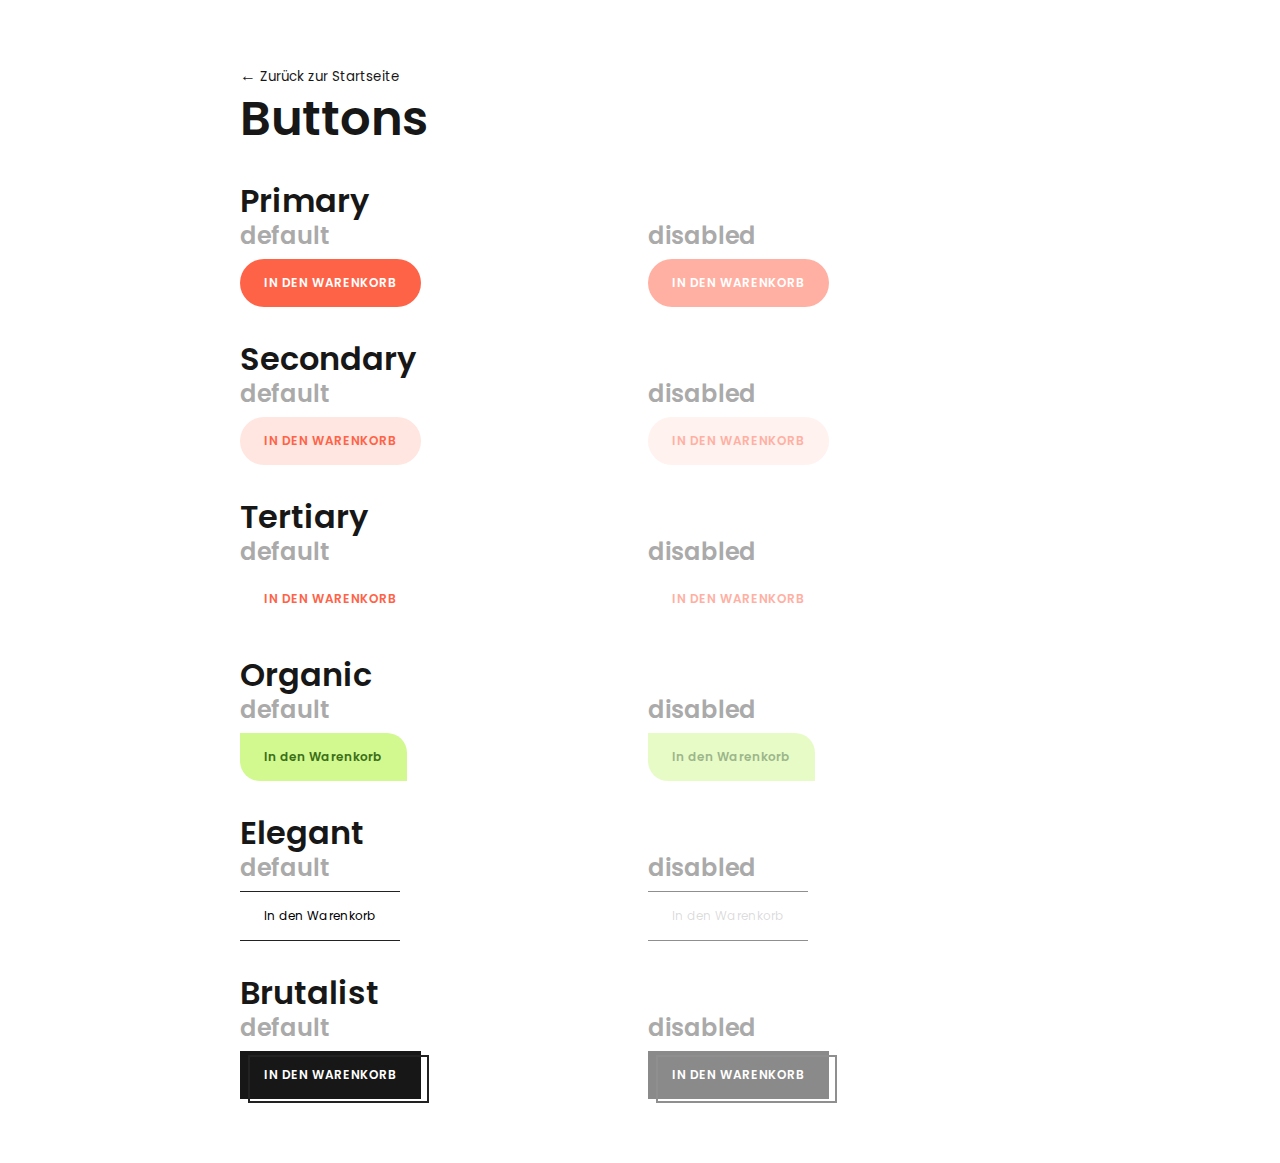
<file: buttons.html>
<!DOCTYPE html>
<html lang="en">
  <head>
    <meta charset="UTF-8" />
    <meta name="viewport" content="width=device-width, initial-scale=1.0" />
    <meta http-equiv="X-UA-Compatible" content="ie=edge" />
    <title>HTML buttons</title>
    <link rel="stylesheet" href="index.css" />
  </head>
  <body class="button-demo">
    <a href="index.html">← <small>Zurück zur Startseite</small></a>
    <h1>Buttons</h1>
    <section>
      <h2>Primary</h2>
      <div class="btn-grid">
        <div class="btn-col">
          <h3>default</h3>
          <button class="btn btn--plain btn--primary">In den Warenkorb</button>
        </div>
        <div class="btn-col">
          <h3>disabled</h3>
          <button class="btn btn--plain btn--primary" disabled>
            In den Warenkorb
          </button>
        </div>
      </div>
    </section>

    <section>
      <h2>Secondary</h2>
      <div class="btn-grid">
        <div class="btn-col">
          <h3>default</h3>
          <button class="btn btn--plain btn--secondary">
            In den Warenkorb
          </button>
        </div>
        <div class="btn-col">
          <h3>disabled</h3>
          <button class="btn btn--plain btn--secondary" disabled>
            In den Warenkorb
          </button>
        </div>
      </div>
    </section>

    <section>
      <h2>Tertiary</h2>
      <div class="btn-grid">
        <div class="btn-col">
          <h3>default</h3>
          <button class="btn btn--plain btn--tertiary">In den Warenkorb</button>
        </div>
        <div class="btn-col">
          <h3>disabled</h3>
          <button class="btn btn--plain btn--tertiary" disabled>
            In den Warenkorb
          </button>
        </div>
      </div>
    </section>

    <section>
      <h2>Organic</h2>
      <div class="btn-grid">
        <div class="btn-col">
          <h3>default</h3>
          <button class="btn btn--organic">In den Warenkorb</button>
        </div>
        <div class="btn-col">
          <h3>disabled</h3>
          <button class="btn btn--organic" disabled>In den Warenkorb</button>
        </div>
      </div>
    </section>

    <section>
      <h2>Elegant</h2>
      <div class="btn-grid">
        <div class="btn-col">
          <h3>default</h3>
          <button class="btn btn--elegant">In den Warenkorb</button>
        </div>
        <div class="btn-col">
          <h3>disabled</h3>
          <button class="btn btn--elegant" disabled>In den Warenkorb</button>
        </div>
      </div>
    </section>

    <section>
      <h2>Brutalist</h2>
      <div class="btn-grid">
        <div class="btn-col">
          <h3>default</h3>
          <button class="btn btn--brutalist">In den Warenkorb</button>
        </div>
        <div class="btn-col">
          <h3>disabled</h3>
          <button class="btn btn--brutalist" disabled>In den Warenkorb</button>
        </div>
      </div>
    </section>
  </body>
</html>
</file>
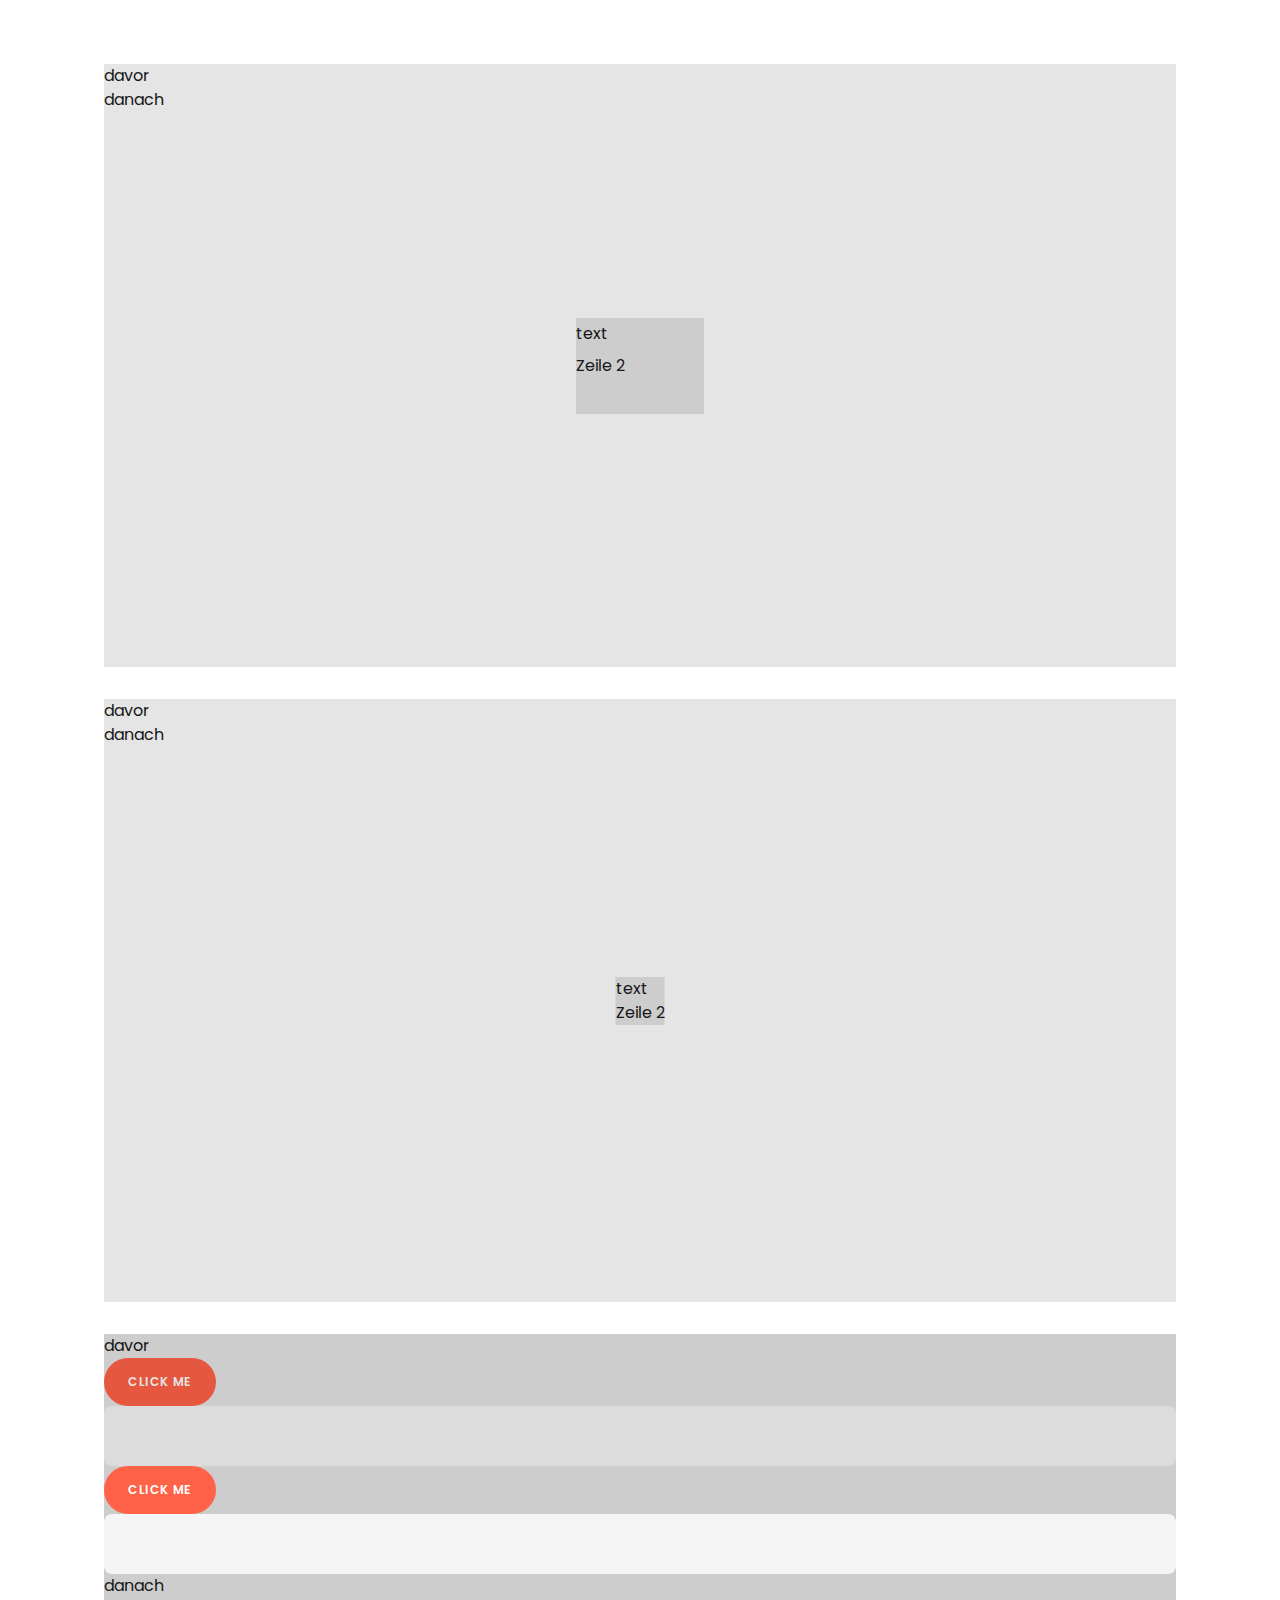
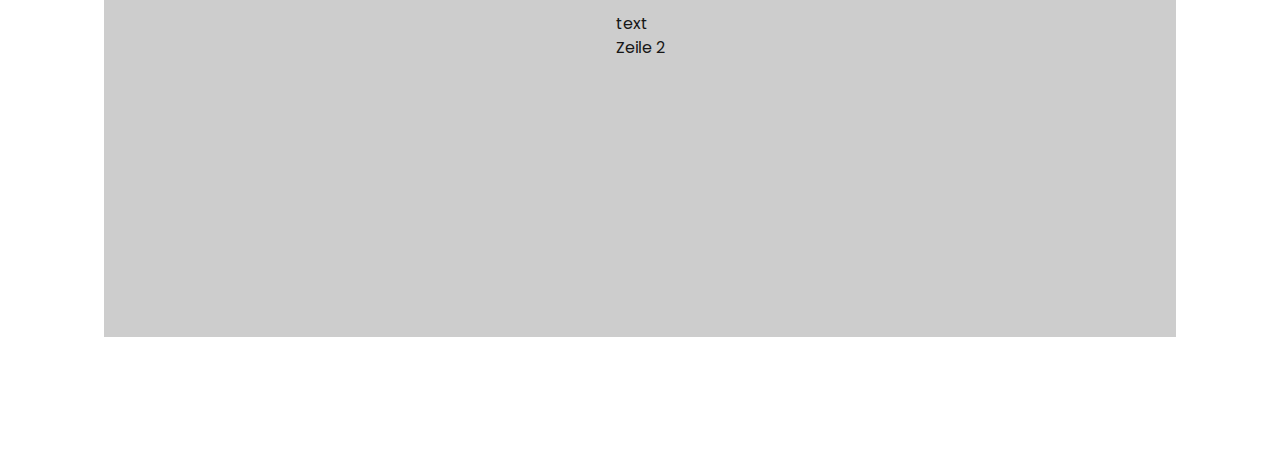
<file: centering.html>
<!DOCTYPE html>
<html lang="de">
  <head>
    <meta charset="UTF-8" />
    <meta name="viewport" content="width=device-width, initial-scale=1.0" />
    <meta http-equiv="X-UA-Compatible" content="ie=edge" />
    <title>Yummi Restaurant</title>
    <link rel="stylesheet" href="index.css" />

    <style>
      .wrapper {
        width: 100%;
        margin: 2rem 0;
        aspect-ratio: 16 / 9;
        background: rgba(0, 0, 0, 0.1);
      }

      .center-absolute {
        display: inline-block;
        background: rgba(0, 0, 0, 0.1);

        position: absolute;
        top: 0;
        bottom: 0;
        left: 0;
        right: 0;

        width: 8rem;
        height: 6rem;
        margin: auto;

        line-height: 2rem;
      }

      .center-transform {
        display: inline-block;
        background: rgba(0, 0, 0, 0.1);

        position: absolute;
        top: 50%;
        left: 50%;

        transform: translate(-50%, -50%);
      }

      .center-flex {
        background: rgba(0, 0, 0, 0.1);

        display: flex;
        align-items: center;
        justify-content: center;

        position: absolute;
        top: 0;
        left: 0;
        right: 0;
        bottom: 0;
      }
    </style>
  </head>
  <body>
    <section class="section section--first container">
      <div class="wrapper">
        <div>davor</div>
        <div class="center-absolute">text<br />Zeile 2</div>
        <div>danach</div>
      </div>

      <div class="wrapper">
        <div>davor</div>
        <div class="center-transform">text<br />Zeile 2</div>
        <div>danach</div>
      </div>

      <div class="wrapper">
        <div>davor</div>
        <button class="btn btn--plain btn--primary">click me</button>
        <input class="textbox" />
        <div class="center-flex">text<br />Zeile 2</div>
        <button class="btn btn--plain btn--primary">click me</button>
        <input class="textbox" />
        <div>danach</div>
      </div>
    </section>
  </body>
</html>
</file>
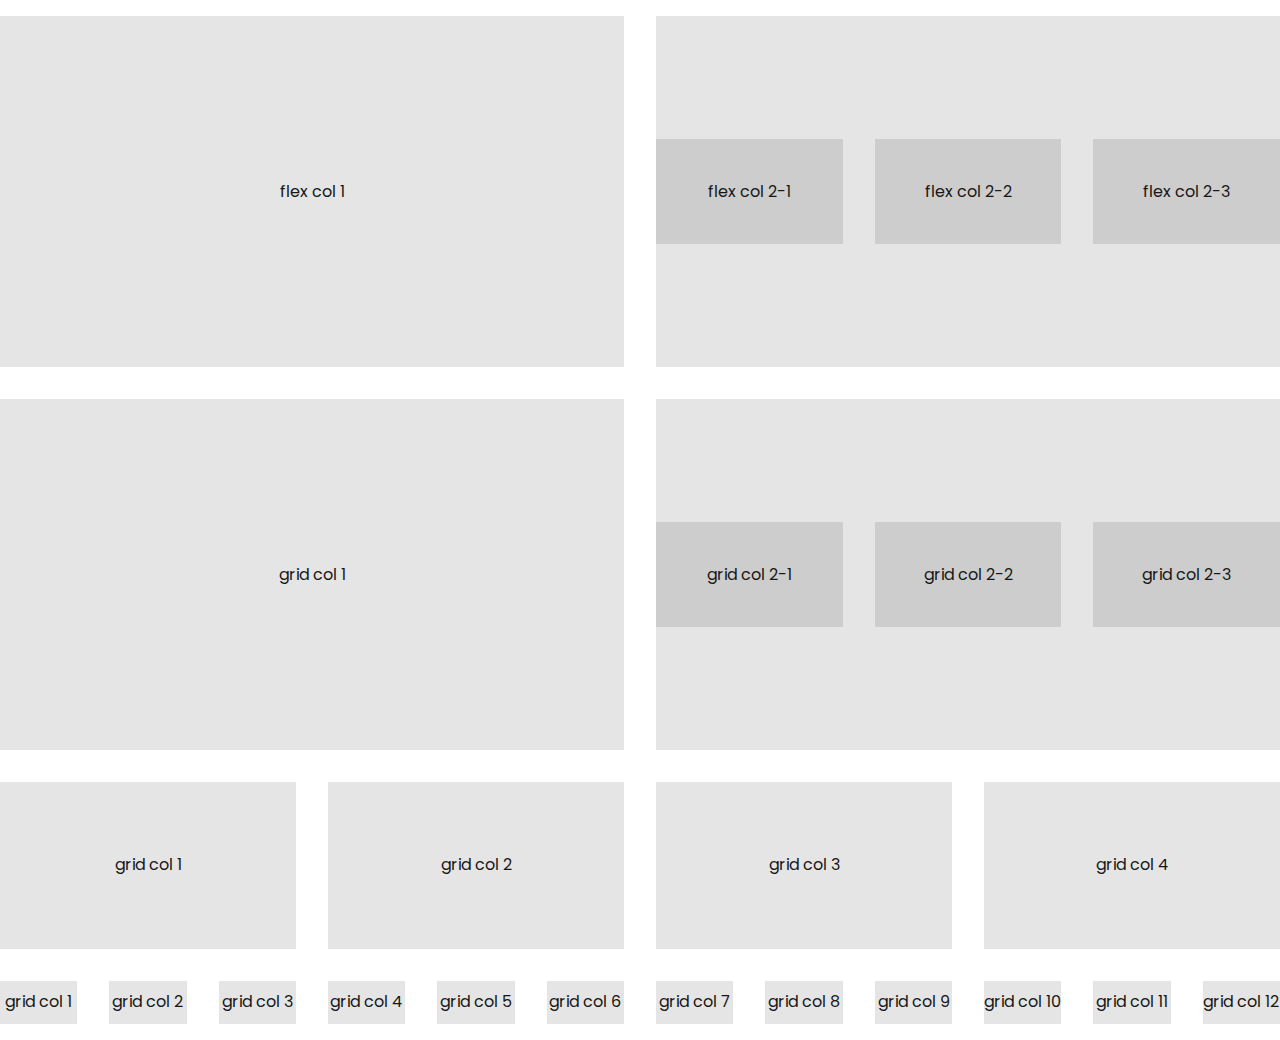
<file: grid.html>
<!DOCTYPE html>
<html lang="de" class="grid-demo">
  <head>
    <meta charset="UTF-8" />
    <meta name="viewport" content="width=device-width, initial-scale=1.0" />
    <meta http-equiv="X-UA-Compatible" content="ie=edge" />
    <title>Grid demo</title>
    <link rel="stylesheet" href="index.css" />
  </head>
  <body>
    <div class="flex-grid">
      <div class="col">flex col 1</div>
      <div class="col flex-grid">
        <div class="col">flex col 2-1</div>
        <div class="col">flex col 2-2</div>
        <div class="col">flex col 2-3</div>
      </div>
    </div>

    <div class="grid-2">
      <div class="col">grid col 1</div>
      <div class="col grid-3">
        <div class="col">grid col 2-1</div>
        <div class="col">grid col 2-2</div>
        <div class="col">grid col 2-3</div>
      </div>
    </div>

    <div class="grid-4">
      <div class="col">grid col 1</div>
      <div class="col">grid col 2</div>
      <div class="col">grid col 3</div>
      <div class="col">grid col 4</div>
    </div>

    <div class="grid-12">
      <div class="col">grid col 1</div>
      <div class="col">grid col 2</div>
      <div class="col">grid col 3</div>
      <div class="col">grid col 4</div>
      <div class="col">grid col 5</div>
      <div class="col">grid col 6</div>
      <div class="col">grid col 7</div>
      <div class="col">grid col 8</div>
      <div class="col">grid col 9</div>
      <div class="col">grid col 10</div>
      <div class="col">grid col 11</div>
      <div class="col">grid col 12</div>
    </div>
  </body>
</html>
</file>
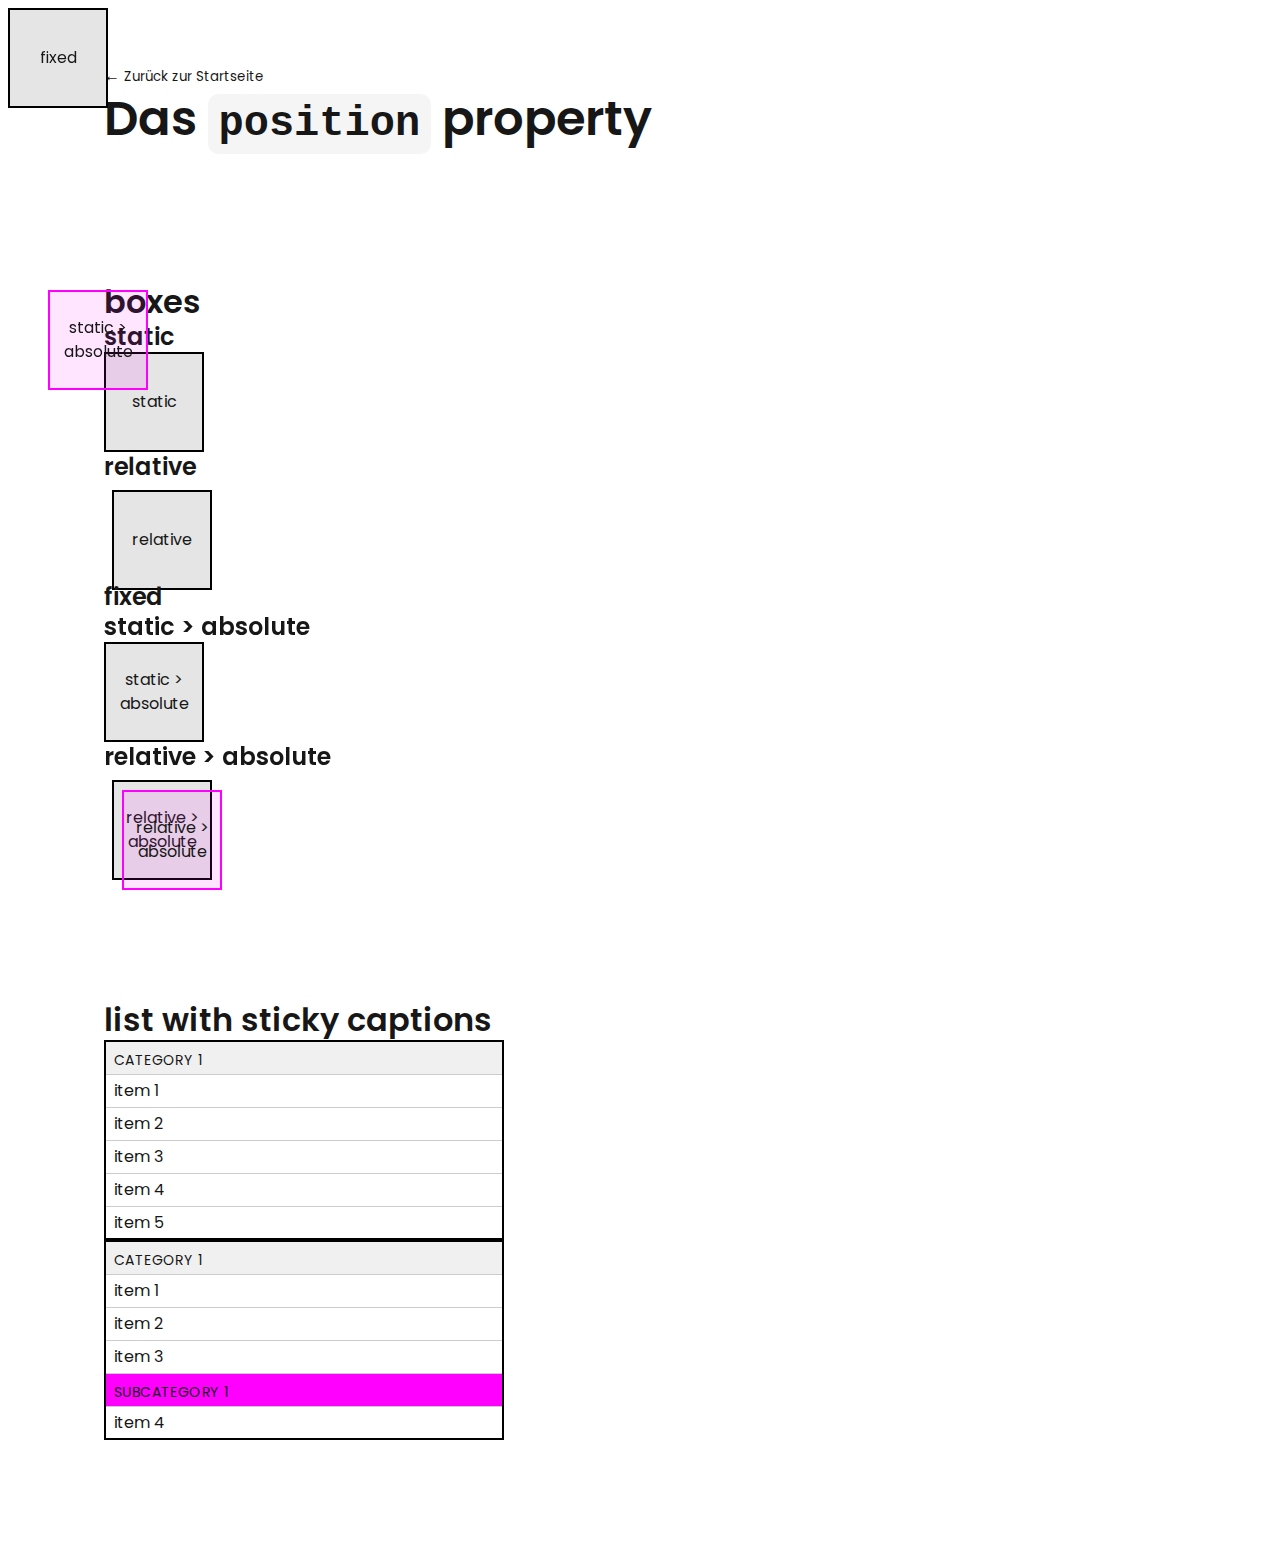
<file: position.html>
<!DOCTYPE html>
<html lang="de">
  <head>
    <meta charset="UTF-8" />
    <meta name="viewport" content="width=device-width, initial-scale=1.0" />
    <meta http-equiv="X-UA-Compatible" content="ie=edge" />
    <title>Position demo</title>
    <link rel="stylesheet" href="index.css" />
  </head>
  <body>
    <section class="section section--first container">
      <a href="index.html">← <small>Zurück zur Startseite</small></a>
      <h1>Das <code>position</code> property</h1>
    </section>
    <section class="section container">
      <h2>boxes</h2>
      <h3>static</h3>
      <div class="box box--static">static</div>
      <section>
        <h3>relative</h3>
        <div class="box box--relative">relative</div>
      </section>
      <h3>fixed</h3>
      <div class="box box--fixed">fixed</div>

      <h3>static &gt; absolute</h3>
      <div class="box box--static">
        static &gt; absolute
        <div class="box box--absolute box--nested">static &gt; absolute</div>
      </div>
      <h3>relative &gt; absolute</h3>
      <div class="box box--relative">
        relative &gt; absolute
        <div class="box box--absolute box--nested">relative &gt; absolute</div>
      </div>
    </section>
    <section class="section container">
      <h2>list with sticky captions</h2>

      <ul class="list">
        <li class="list__caption">category 1</li>
        <li class="list__item">item 1</li>
        <li class="list__item">item 2</li>
        <li class="list__item">item 3</li>
        <li class="list__item">item 4</li>
        <li class="list__item">item 5</li>
        <li class="list__caption">category 2</li>
        <li class="list__item">item 1</li>
        <li class="list__item">item 2</li>
        <li class="list__item">item 3</li>
        <li class="list__item">item 4</li>
        <li class="list__item">item 5</li>
        <li class="list__caption">category 3</li>
        <li class="list__item">item 1</li>
        <li class="list__item">item 2</li>
        <li class="list__item">item 3</li>
        <li class="list__item">item 4</li>
        <li class="list__item">item 5</li>
        <li class="list__caption">category 4</li>
        <li class="list__item">item 1</li>
        <li class="list__item">item 2</li>
        <li class="list__item">item 3</li>
        <li class="list__item">item 4</li>
        <li class="list__item">item 5</li>
      </ul>

      <ul class="list">
        <li class="list__caption list__caption--sticky">category 1</li>
        <li class="list__item">item 1</li>
        <li class="list__item">item 2</li>
        <li class="list__item">item 3</li>
        <li class="list__caption list__caption--sticky list__caption--sub">
          subcategory 1
        </li>
        <li class="list__item">item 4</li>
        <li class="list__item">item 5</li>
        <li class="list__caption list__caption--sticky">category 2</li>
        <li class="list__item">item 1</li>
        <li class="list__item">item 2</li>
        <li class="list__item">item 3</li>
        <li class="list__caption list__caption--sticky list__caption--sub">
          subcategory 2
        </li>
        <li class="list__item">item 4</li>
        <li class="list__item">item 5</li>
        <li class="list__caption list__caption--sticky">category 3</li>
        <li class="list__item">item 1</li>
        <li class="list__item">item 2</li>
        <li class="list__item">item 3</li>
        <li class="list__item">item 4</li>
        <li class="list__item">item 5</li>
        <li class="list__caption list__caption--sticky">category 4</li>
        <li class="list__item">item 1</li>
        <li class="list__item">item 2</li>
        <li class="list__item">item 3</li>
        <li class="list__item">item 4</li>
        <li class="list__item">item 5</li>
      </ul>
    </section>
  </body>
</html>
</file>
<file: index.css>
/* resources */
@import "./css/font-awesome-all.css";
@import "./css/fonts.css";

/* imports & resets */
@import "./css/_config.css";
@import "./css/reset.css";
@import "./css/layout.css";

/* components */
@import "./css/back-to-top.css";
@import "./css/button.css";
@import "./css/chip.css";
@import "./css/decoration.css";
@import "./css/form-elements.css";
@import "./css/form-validation.css";
@import "./css/gallery.css";
@import "./css/hero.css";
@import "./css/logo.css";
@import "./css/menu-item.css";
@import "./css/page-footer.css";
@import "./css/page-header.css";
@import "./css/theme-switcher.css";

/* pages */
@import "./css/button-demo.css";
@import "./css/grid-demo.css";
@import "./css/position-demo.css";
</file>
